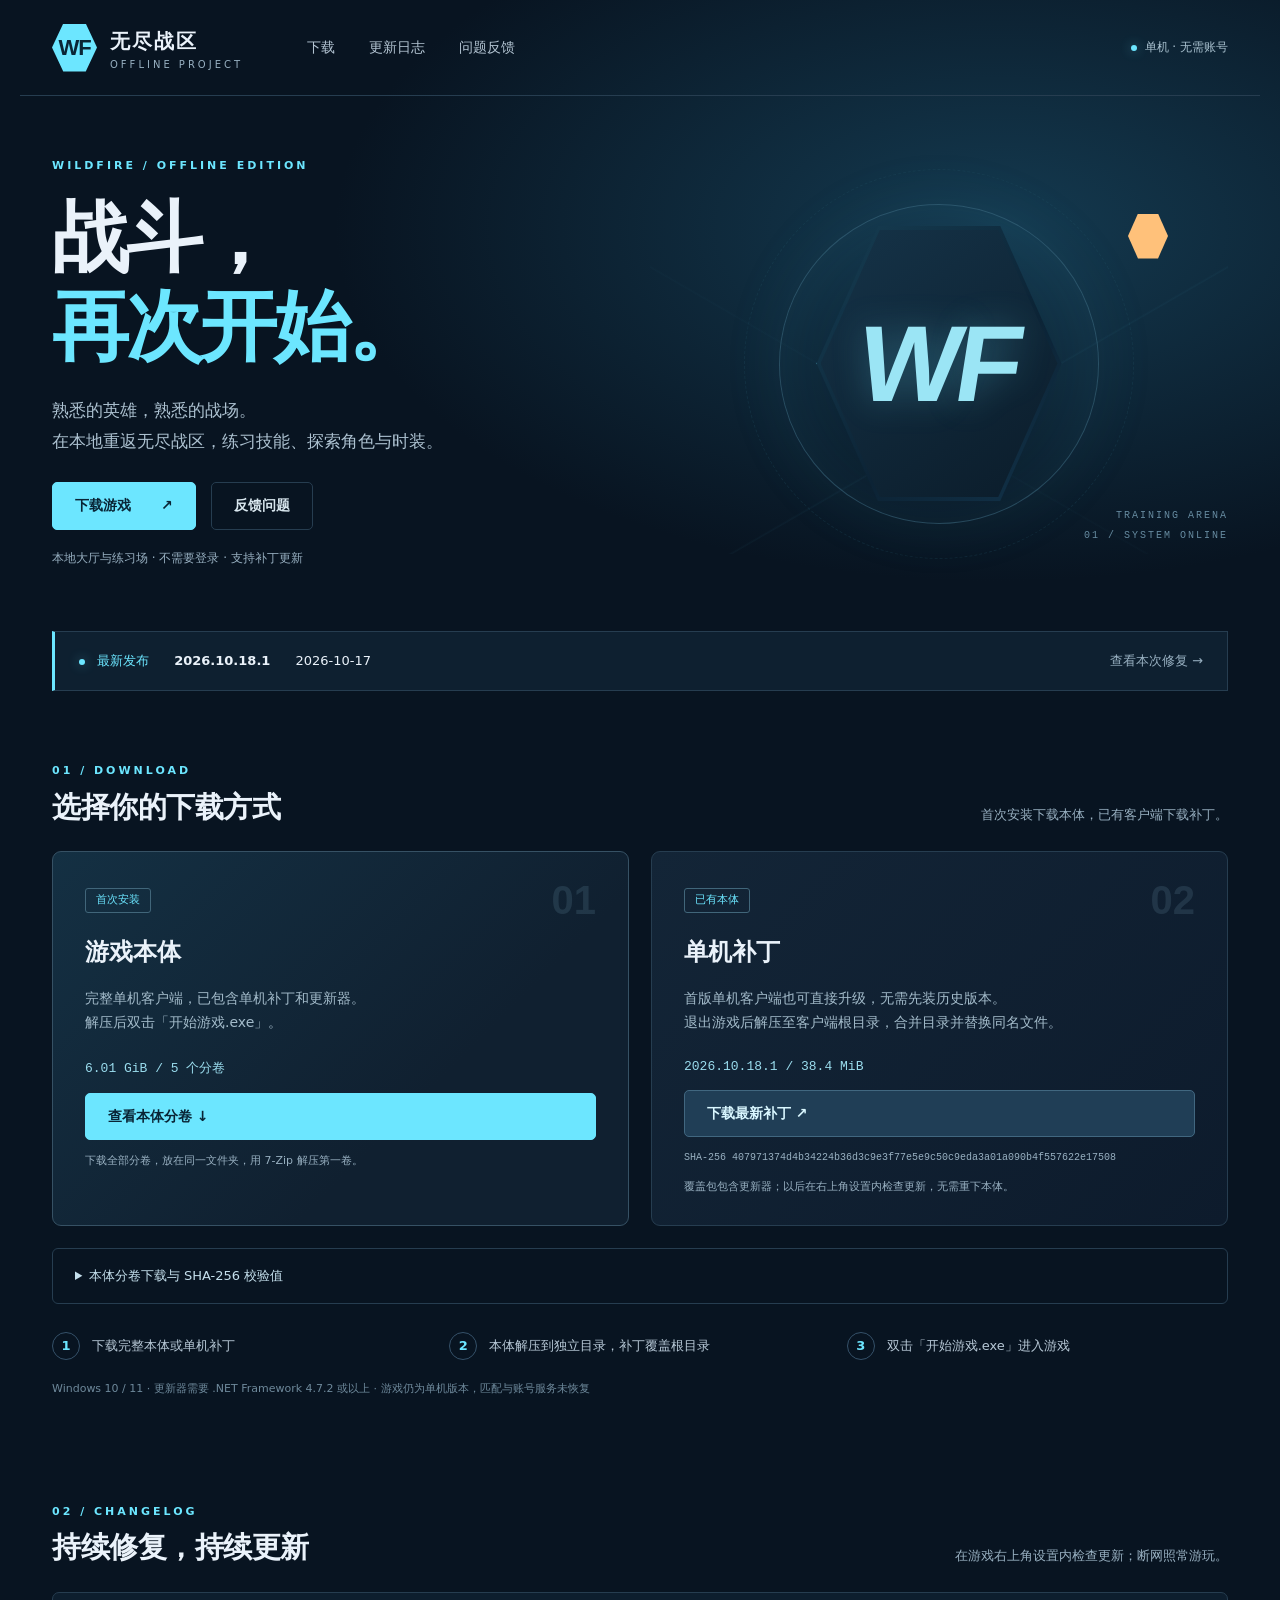
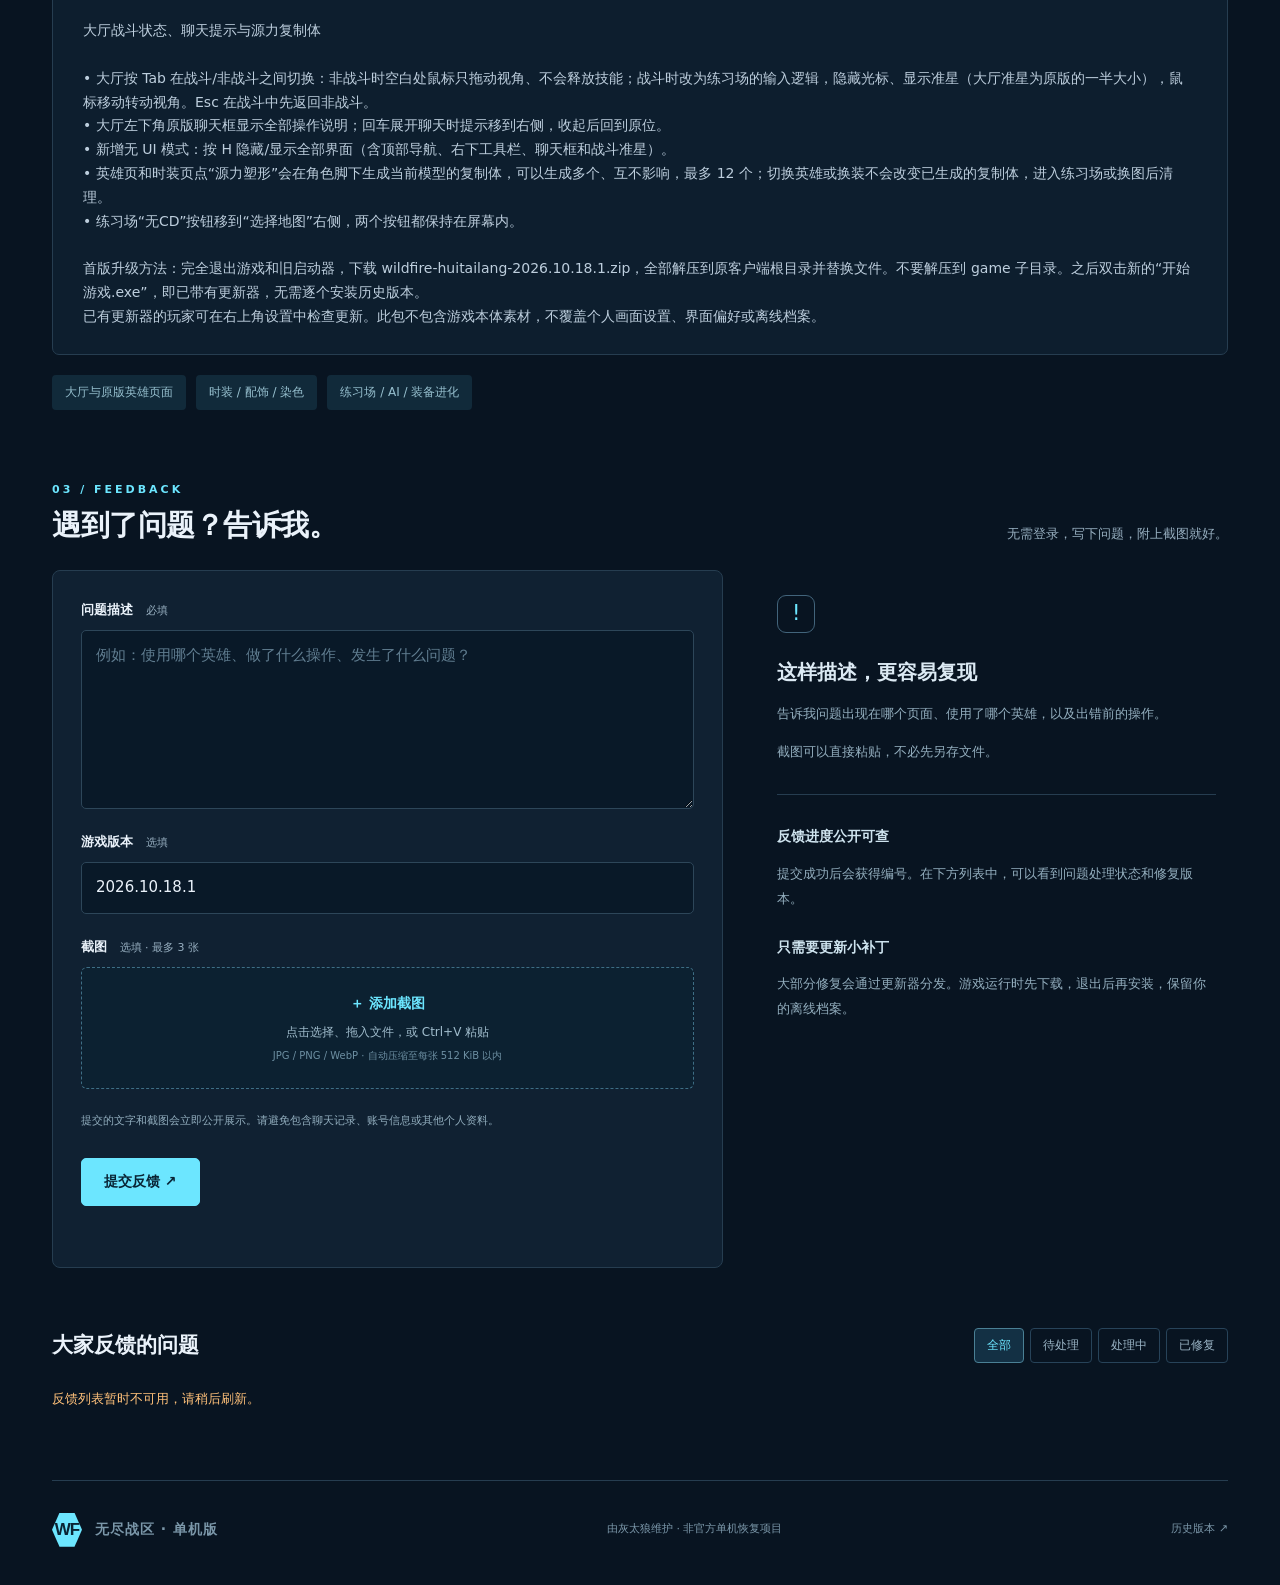
<file: site/index.html>
<!doctype html>
<html lang="zh-CN"><head><meta charset="utf-8"><meta name="viewport" content="width=device-width,initial-scale=1"><meta name="description" content="无尽战区单机版：游戏下载、单机补丁、更新公告与免登录问题反馈。"><meta name="theme-color" content="#081421"><title>无尽战区 · 单机版发布中心</title><link rel="stylesheet" href="style.css"><script src="app.js" defer></script></head>
<body><div class="ambient" aria-hidden="true"></div><header class="topbar"><a class="brand" href="#"><span class="brand-mark">WF</span><span>无尽战区<small>OFFLINE PROJECT</small></span></a><nav aria-label="主导航"><a href="#downloads">下载</a><a href="#changelog">更新日志</a><a href="#feedback">问题反馈</a></nav><span class="offline-pill"><i></i>单机 · 无需账号</span></header>
<main><section class="hero"><div><p class="eyebrow">WILDFIRE / OFFLINE EDITION</p><h1>战斗，<br><span>再次开始。</span></h1><p class="hero-description">熟悉的英雄，熟悉的战场。<br>在本地重返无尽战区，练习技能、探索角色与时装。</p><div class="hero-actions"><a class="button primary" href="#downloads">下载游戏 <span>↗</span></a><a class="button ghost" href="#feedback">反馈问题</a></div><p class="hero-note">本地大厅与练习场 · 不需要登录 · 支持补丁更新</p></div><div class="arena-art" aria-hidden="true"><div class="orbit o1"></div><div class="orbit o2"></div><div class="hex hex-large"><span>WF</span></div><div class="hex hex-small"></div><span class="coordinates">TRAINING ARENA<br>01 / SYSTEM ONLINE</span></div></section>
<div class="release-strip"><span><i></i> 最新发布</span><strong id="release-version">正在读取版本</strong><span id="release-date"></span><a href="#changelog">查看本次修复 →</a></div>
<section id="downloads"><div class="section-heading"><div><p class="eyebrow">01 / DOWNLOAD</p><h2>选择你的下载方式</h2></div><p>首次安装下载本体，已有客户端下载补丁。</p></div><div class="download-grid"><article class="download-card"><div class="card-meta"><span class="tag">首次安装</span><span class="card-number">01</span></div><h3>游戏本体</h3><p>完整单机客户端，已包含单机补丁和更新器。<br>解压后双击「开始游戏.exe」。</p><div class="file-info" id="base-info">正在读取下载信息</div><a id="base-link" class="button primary" href="#volumes">查看本体分卷 ↓</a><small>下载全部分卷，放在同一文件夹，用 7-Zip 解压第一卷。</small></article><article class="download-card patch"><div class="card-meta"><span class="tag">已有本体</span><span class="card-number">02</span></div><h3>单机补丁</h3><p>首版单机客户端也可直接升级，无需先装历史版本。<br>退出游戏后解压至客户端根目录，合并目录并替换同名文件。</p><div class="file-info" id="patch-info">正在读取下载信息</div><a id="patch-link" class="button secondary" aria-disabled="true">下载最新补丁 ↗</a><code id="patch-hash" class="patch-hash"></code><small>覆盖包包含更新器；以后在右上角设置内检查更新，无需重下本体。</small></article></div>
<details id="volumes" class="volume-panel"><summary>本体分卷下载与 SHA-256 校验值</summary><p>所有分卷都需要下载；文件名保持不变。下载完成后，从 <code>.7z.001</code> 开始解压。</p><div id="volume-list"></div></details><div class="install-steps"><div><b>1</b><span>下载完整本体或单机补丁</span></div><div><b>2</b><span>本体解压到独立目录，补丁覆盖根目录</span></div><div><b>3</b><span>双击「开始游戏.exe」进入游戏</span></div></div><p class="fineprint">Windows 10 / 11 · 更新器需要 .NET Framework 4.7.2 或以上 · 游戏仍为单机版本，匹配与账号服务未恢复</p><p id="release-error" class="message" role="status"></p></section>
<section id="changelog"><div class="section-heading"><div><p class="eyebrow">02 / CHANGELOG</p><h2>持续修复，持续更新</h2></div><p>在游戏右上角设置内检查更新；断网照常游玩。</p></div><div id="release-notes" class="notes">正在读取更新说明…</div><div class="feature-row"><span>大厅与原版英雄页面</span><span>时装 / 配饰 / 染色</span><span>练习场 / AI / 装备进化</span></div></section>
<section id="feedback"><div class="section-heading"><div><p class="eyebrow">03 / FEEDBACK</p><h2>遇到了问题？告诉我。</h2></div><p>无需登录，写下问题，附上截图就好。</p></div><div class="feedback-layout"><form id="feedback-form" class="feedback-form"><label for="description">问题描述 <span>必填</span></label><textarea id="description" name="description" rows="6" minlength="3" maxlength="4000" placeholder="例如：使用哪个英雄、做了什么操作、发生了什么问题？" required></textarea><label for="version">游戏版本 <span>选填</span></label><input id="version" name="version" maxlength="60" placeholder="可在游戏的更新入口查看"><label>截图 <span>选填 · 最多 3 张</span></label><div id="dropzone" class="dropzone" role="button" tabindex="0" aria-label="选择截图，也可以拖入或粘贴图片"><strong>＋ 添加截图</strong><span>点击选择、拖入文件，或 Ctrl+V 粘贴</span><small>JPG / PNG / WebP · 自动压缩至每张 512 KiB 以内</small></div><input id="image-input" type="file" accept="image/jpeg,image/png,image/webp" multiple hidden><div id="image-previews" class="previews"></div><p class="privacy-note">提交的文字和截图会立即公开展示。请避免包含聊天记录、账号信息或其他个人资料。</p><div id="turnstile"></div><button id="submit-feedback" class="button primary" type="submit">提交反馈 ↗</button><p id="feedback-message" class="message" role="status" aria-live="polite"></p></form><aside class="feedback-help"><span class="help-symbol">!</span><h3>这样描述，更容易复现</h3><p>告诉我问题出现在哪个页面、使用了哪个英雄，以及出错前的操作。</p><p>截图可以直接粘贴，不必先另存文件。</p><div class="help-divider"></div><h4>反馈进度公开可查</h4><p>提交成功后会获得编号。在下方列表中，可以看到问题处理状态和修复版本。</p><h4>只需要更新小补丁</h4><p>大部分修复会通过更新器分发。游戏运行时先下载，退出后再安装，保留你的离线档案。</p></aside></div>
<div class="issues-heading"><h3>大家反馈的问题</h3><div class="filters" role="group" aria-label="反馈状态筛选"><button class="active" data-status="">全部</button><button data-status="open">待处理</button><button data-status="in_progress">处理中</button><button data-status="fixed">已修复</button></div></div><div id="feedback-list" class="issue-list"></div><button id="load-more" class="button ghost" hidden>加载更多</button><p id="list-message" class="message" role="status"></p></section>
</main><footer><a class="brand" href="#"><span class="brand-mark">WF</span><span>无尽战区 · 单机版</span></a><p>由灰太狼维护 · 非官方单机恢复项目</p><a href="https://github.com/LaoMo-Han/wildfire-downloads/releases" target="_blank" rel="noopener">历史版本 ↗</a></footer><dialog id="lightbox"><button id="close-lightbox" aria-label="关闭图片">×</button><img alt="反馈截图大图"></dialog></body></html>
</file>
<file: site/style.css>
:root{color-scheme:dark;--bg:#081421;--card:#102132;--line:#263d50;--text:#eaf2fa;--muted:#98b0c1;--cyan:#6ce6ff;--orange:#ffc17a}*{box-sizing:border-box}html{scroll-behavior:smooth;scroll-padding-top:90px}body{margin:0;background:var(--bg);color:var(--text);font:15px/1.7 system-ui,-apple-system,"Microsoft YaHei",sans-serif}a{color:inherit;text-decoration:none}button,input,textarea{font:inherit}button,a,input,textarea,summary{outline-offset:5px}button{cursor:pointer}button:disabled{opacity:.5;cursor:wait}[hidden]{display:none!important}.ambient{position:absolute;inset:0 0 auto;height:760px;background:radial-gradient(ellipse at 78% 30%,#143a50 0,transparent 47%);pointer-events:none;z-index:-1}.topbar{max-width:1240px;margin:auto;height:96px;padding:0 32px;display:flex;align-items:center;gap:64px;border-bottom:1px solid var(--line)}.brand{display:flex;align-items:center;gap:13px;font-weight:750;letter-spacing:2px;font-size:20px}.brand small{display:block;font:10px/1.3 system-ui;letter-spacing:3px;color:var(--muted)}.brand-mark{display:grid;place-items:center;width:45px;height:48px;clip-path:polygon(25% 0,75% 0,100% 50%,75% 100%,25% 100%,0 50%);background:var(--cyan);color:#0a2535;font:800 22px 'Barlow Condensed',sans-serif;letter-spacing:-1px}.topbar nav{display:flex;gap:34px;font-size:14px;color:#b3c4d2}.topbar nav a:hover{color:var(--cyan)}.offline-pill{margin-left:auto;color:#a9c1cf;font-size:12px;white-space:nowrap}i{display:inline-block;width:6px;height:6px;background:var(--cyan);border-radius:50%;margin-right:8px;box-shadow:0 0 12px #6ce6ff77}main{max-width:1240px;margin:auto;padding:0 32px}.hero{display:grid;grid-template-columns:1fr 1fr;align-items:center;min-height:535px;gap:20px;padding:50px 0}.eyebrow{font:600 11px/1.5 system-ui;letter-spacing:3px;color:var(--cyan);margin:0 0 18px}h1{font-size:clamp(50px,6vw,80px);line-height:1.16;letter-spacing:-3px;margin:0 0 24px;font-weight:850}h1 span{color:var(--cyan)}.hero-description{color:#adc2d1;font-size:17px;line-height:1.8;margin:0 0 26px}.hero-actions{display:flex;gap:15px}.button{display:inline-flex;align-items:center;justify-content:center;gap:30px;min-height:46px;padding:11px 22px;border:1px solid var(--line);border-radius:5px;font-size:14px;font-weight:650}.primary{background:var(--cyan);color:#092435;border-color:var(--cyan)}.primary:hover{background:#a1efff}.ghost{background:transparent;color:#d9e7ef}.secondary{background:#203e56;color:#d9f7ff;border-color:#416780}.button[aria-disabled=true]{pointer-events:none;opacity:.4}.hero-note{font-size:12px;color:var(--muted);margin:18px 0 0}.arena-art{height:380px;position:relative;display:grid;place-items:center;background:linear-gradient(30deg,transparent 40%,#4fc8eb05 40.2%,transparent 40.5%),linear-gradient(-30deg,transparent 40%,#4fc8eb0a 40.2%,transparent 40.5%)}.orbit{position:absolute;width:320px;height:320px;border:1px solid #41718888;transform:rotate(30deg)}.o1{border-radius:50%;box-shadow:0 0 65px #3898b215,inset 0 0 80px #3497b81b}.o2{width:390px;height:390px;border-color:#24556940;transform:rotate(60deg);border-radius:50%;border-style:dashed}.hex{clip-path:polygon(25% 0,75% 0,100% 50%,75% 100%,25% 100%,0 50%);display:grid;place-items:center}.hex-large{width:245px;height:275px;background:linear-gradient(135deg,#163e53,#0c2335 60%,#12334a);border:none;filter:drop-shadow(0 0 10px #6ce6ff);position:relative}.hex-large:before{content:'';position:absolute;inset:4px;clip-path:inherit;background:linear-gradient(145deg,#153348,#0b1c2a)}.hex-large span{z-index:1;color:#9be5f5;font:800 108px 'Barlow Condensed',sans-serif;letter-spacing:-5px;transform:skew(-9deg);text-shadow:0 0 35px #6ce6ff44}.hex-small{position:absolute;width:40px;height:45px;top:40px;right:60px;background:#ffc17a}.coordinates{position:absolute;bottom:8px;right:0;text-align:right;color:#668ba0;font:10px/2 monospace;letter-spacing:2px}.release-strip{display:flex;align-items:center;gap:25px;border:1px solid var(--line);border-left:3px solid var(--cyan);padding:18px 24px;background:#0e2030;font-size:13px}.release-strip>span:first-child{color:var(--cyan)}.release-strip a{margin-left:auto;color:var(--muted)}section:not(.hero){padding:72px 0 0}.section-heading{display:flex;align-items:flex-end;justify-content:space-between;margin-bottom:25px;gap:20px}.section-heading .eyebrow{margin:0 0 9px}h2{font-size:29px;line-height:1.3;margin:0;letter-spacing:-.5px}.section-heading>p{color:var(--muted);font-size:13px;margin:0}.download-grid{display:grid;grid-template-columns:1fr 1fr;gap:22px}.download-card{background:linear-gradient(135deg,#143043,#102030 65%);border:1px solid #365164;border-radius:9px;padding:28px 32px;position:relative;overflow:hidden}.download-card.patch{background:linear-gradient(135deg,#132537,#0d1b2c);border-color:var(--line)}.card-meta{display:flex;justify-content:space-between;align-items:center}.tag{border:1px solid #41667a;padding:2px 10px;border-radius:3px;font-size:11px;color:var(--cyan)}.card-number{font:600 40px/1 'Barlow Condensed',sans-serif;color:#6a91a633}h3{font-size:24px;margin:12px 0}.download-card p{color:#a3bbca;font-size:14px}.file-info{margin:24px 0 16px;font:13px monospace;color:#9adced}.download-card .button{width:100%;justify-content:space-between}.download-card small{display:block;margin-top:12px;font-size:11px;color:var(--muted)}.volume-panel{margin-top:22px;border:1px solid var(--line);padding:16px 22px;border-radius:6px;color:var(--muted);font-size:13px}.volume-panel summary{cursor:pointer;color:#c4dfec}.volume-item{padding:14px 0;border-top:1px solid var(--line)}.volume-item a{color:var(--cyan)}.volume-item code{display:block;overflow-wrap:anywhere;font-size:11px;margin-top:7px}.install-steps{display:grid;grid-template-columns:repeat(3,1fr);gap:16px;margin-top:28px;font-size:13px;color:#b8c9d7}.install-steps>div{display:flex;gap:12px;align-items:center}.install-steps b{display:grid;place-items:center;min-width:28px;height:28px;border:1px solid #355169;border-radius:50%;color:var(--cyan)}.fineprint{color:#6e899b;font-size:11px;margin-top:20px}.notes{padding:26px 30px;background:#0d1e2e;border:1px solid var(--line);border-radius:7px;white-space:pre-wrap;color:#bdcedd;font-size:14px}.feature-row{display:flex;gap:10px;flex-wrap:wrap;margin-top:20px}.feature-row span{font-size:12px;background:#112a3a;color:#96bfce;padding:7px 13px;border-radius:4px}.feedback-layout{display:grid;grid-template-columns:1.45fr 1fr;gap:42px}.feedback-form{padding:28px;background:var(--card);border:1px solid var(--line);border-radius:8px}.feedback-form label{display:block;font-weight:650;font-size:13px;margin-bottom:9px}.feedback-form label span{color:var(--muted);font-size:11px;font-weight:400;margin-left:8px}.feedback-form input,.feedback-form textarea{display:block;width:100%;background:#091928;border:1px solid #2d4659;border-radius:5px;color:var(--text);padding:12px 14px;margin:0 0 22px;resize:vertical}.feedback-form textarea:focus,.feedback-form input:focus{border-color:var(--cyan)}::placeholder{color:#607d90}.dropzone{border:1px dashed #3e6e85;display:flex;align-items:center;flex-direction:column;padding:24px 10px;border-radius:6px;cursor:pointer;background:#0c2131;text-align:center}.dropzone.dragover{background:#183c50}.dropzone strong{color:var(--cyan);font-size:14px}.dropzone span{color:#a1bdcd;font-size:12px;margin-top:6px}.dropzone small{font-size:10px;color:#6d8fa2;margin-top:5px}.previews{display:flex;gap:10px;margin-top:12px;flex-wrap:wrap}.preview{position:relative}.preview img{width:110px;height:75px;object-fit:cover;border-radius:5px}.preview button{position:absolute;top:-5px;right:-5px;border:0;border-radius:50%;background:#416479;color:white;width:22px;height:22px}.privacy-note{font-size:11px;line-height:1.7;color:#92aebe}.feedback-form .button{margin-top:16px}.message{min-height:20px;color:var(--orange);font-size:13px;margin-bottom:0}.feedback-help{padding:25px 12px;color:#93aebe}.help-symbol{display:grid;place-items:center;width:38px;height:38px;border:1px solid #42647b;border-radius:9px;color:var(--cyan);font-size:21px}.feedback-help h3{font-size:20px;color:#dceaf4;margin-top:22px}.feedback-help h4{color:#cee3ee;margin:24px 0 8px;font-size:14px}.feedback-help p{font-size:13px;line-height:1.9}.help-divider{height:1px;background:var(--line);margin:30px 0}.issues-heading{display:flex;align-items:center;justify-content:space-between;gap:20px;margin-top:48px}.issues-heading h3{font-size:21px}.filters{display:flex;gap:6px;flex-wrap:wrap}.filters button{color:#9ab4c5;background:transparent;border:1px solid #274359;padding:6px 12px;border-radius:4px;font-size:12px}.filters .active{color:var(--cyan);background:#133044;border-color:#4a8095}.issue{padding:20px 24px;border:1px solid var(--line);border-radius:7px;margin-top:12px;background:#0f2030}.issue-header{display:flex;gap:12px;align-items:center;font-size:11px;color:var(--muted);flex-wrap:wrap}.status{color:var(--orange);background:#ffc17a12;border-radius:3px;padding:2px 8px}.status.fixed{color:#a5e4ae;background:#a5e4ae12}.issue summary{cursor:pointer;font-weight:600;margin-top:10px}.issue p{white-space:pre-wrap;font-size:14px;color:#bfced8;overflow-wrap:anywhere}.issue-images{display:flex;gap:10px;flex-wrap:wrap;margin-top:12px}.issue-images button{background:none;border:none;padding:0}.issue-images img{width:140px;height:100px;object-fit:cover;border-radius:5px}.empty{padding:26px;text-align:center;color:#799bae;border:1px dashed #294457;border-radius:6px}footer{max-width:1176px;margin:70px auto 0;padding:28px 0 35px;border-top:1px solid var(--line);display:flex;align-items:center;justify-content:space-between;gap:20px;color:#7b97a9;font-size:11px}footer .brand{font-size:14px;letter-spacing:1px}footer .brand-mark{width:30px;height:34px;font-size:17px}dialog{background:#071321;border:1px solid #375f76;padding:16px;border-radius:8px;max-width:95vw;max-height:95vh}dialog::backdrop{background:#000c}dialog img{display:block;max-width:88vw;max-height:84vh;object-fit:contain}dialog button{position:absolute;right:15px;top:15px;color:white;background:#153248;border:1px solid #53768a;border-radius:50%;width:32px;height:32px;font-size:23px}
@media(max-width:760px){.topbar{height:82px;padding:0 20px;gap:20px}.topbar nav{gap:16px;font-size:12px}.offline-pill{display:none}.brand{font-size:16px}.brand small{font-size:8px}main{padding:0 20px}.hero{min-height:480px;grid-template-columns:1fr;padding:40px 0}.arena-art{display:none}h1{font-size:64px}.hero-description{font-size:15px}.release-strip{gap:12px;padding:14px;flex-wrap:wrap}.release-strip a{font-size:11px}.section-heading{display:block}.section-heading>p{margin-top:12px}.download-grid,.feedback-layout{grid-template-columns:1fr}.download-card{padding:24px}.install-steps{grid-template-columns:1fr}.feedback-form{padding:20px}.feedback-help{display:none}section:not(.hero){padding-top:52px}.issues-heading{display:block}.filters{margin-bottom:18px}footer{margin:50px 20px 0;flex-wrap:wrap}.volume-item code{font-size:10px}}

.patch-hash{display:block;font-size:10px;color:var(--muted);overflow-wrap:anywhere;margin-top:12px}.issue summary{overflow-wrap:anywhere}@media(max-width:400px){.topbar{gap:14px}.topbar nav{gap:12px;font-size:11px}.brand small{display:none}}
</file>
